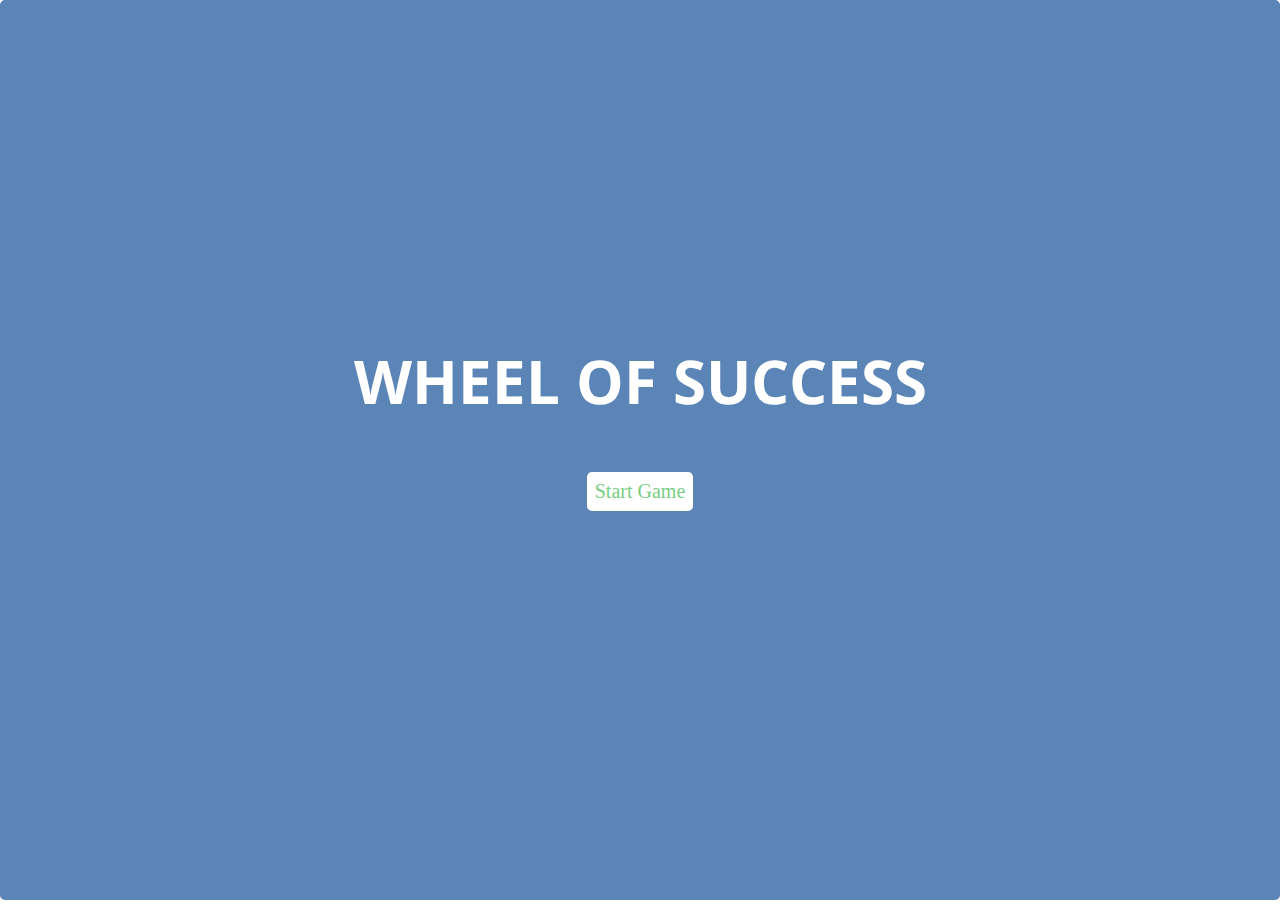
<file: Game Show/index.html>
<!DOCTYPE html>
<html lang="en">
  <head>
    <meta charset="utf-8">
    <title>Wheel of Success!</title>
    <meta name="viewport" content="width=device-width, initial-scale=1.0">
    <link href="css/styles.css" rel="stylesheet">
  </head>
  <body>
    <div class="main-container">
      <div id="overlay" class="start">
        <h2 class="title">Wheel of Success</h2>
        <a class="btn__reset">Start Game</a>
      </div>

      <div id="banner" class="section">
        <h2 class="header">Wheel of Success</h2>
      </div>

      <div id="phrase" class="section">
        <ul></ul>
      </div>
      <div id="qwerty" class="section">
        <div class="keyrow">
          <button>q</button><button>w</button><button>e</button><button>r</button><button>t</button><button>y</button><button>u</button><button>i</button><button>o</button><button>p</button>
        </div>
        <div class="keyrow">
          <button>a</button><button>s</button><button>d</button><button>f</button><button>g</button><button>h</button><button>j</button><button>k</button><button>l</button>
        </div>
        <div class="keyrow">
          <button>z</button><button>x</button><button>c</button><button>v</button><button>b</button><button>n</button><button>m</button>
        </div>
      </div>

      <div id="scoreboard" class="section">
        <ol>
          <li class="tries"><img src="images/liveHeart.png" height="35px" width="30px"></li>
          <li class="tries"><img src="images/liveHeart.png" height="35px" width="30px"></li>
          <li class="tries"><img src="images/liveHeart.png" height="35px" width="30px"></li>
          <li class="tries"><img src="images/liveHeart.png" height="35px" width="30px"></li>
          <li class="tries"><img src="images/liveHeart.png" height="35px" width="30px"></li>
        </ol>
      </div>
    </div>
    <script type="text/javascript" src="app.js"></script>
  </body>
</html>
</file>
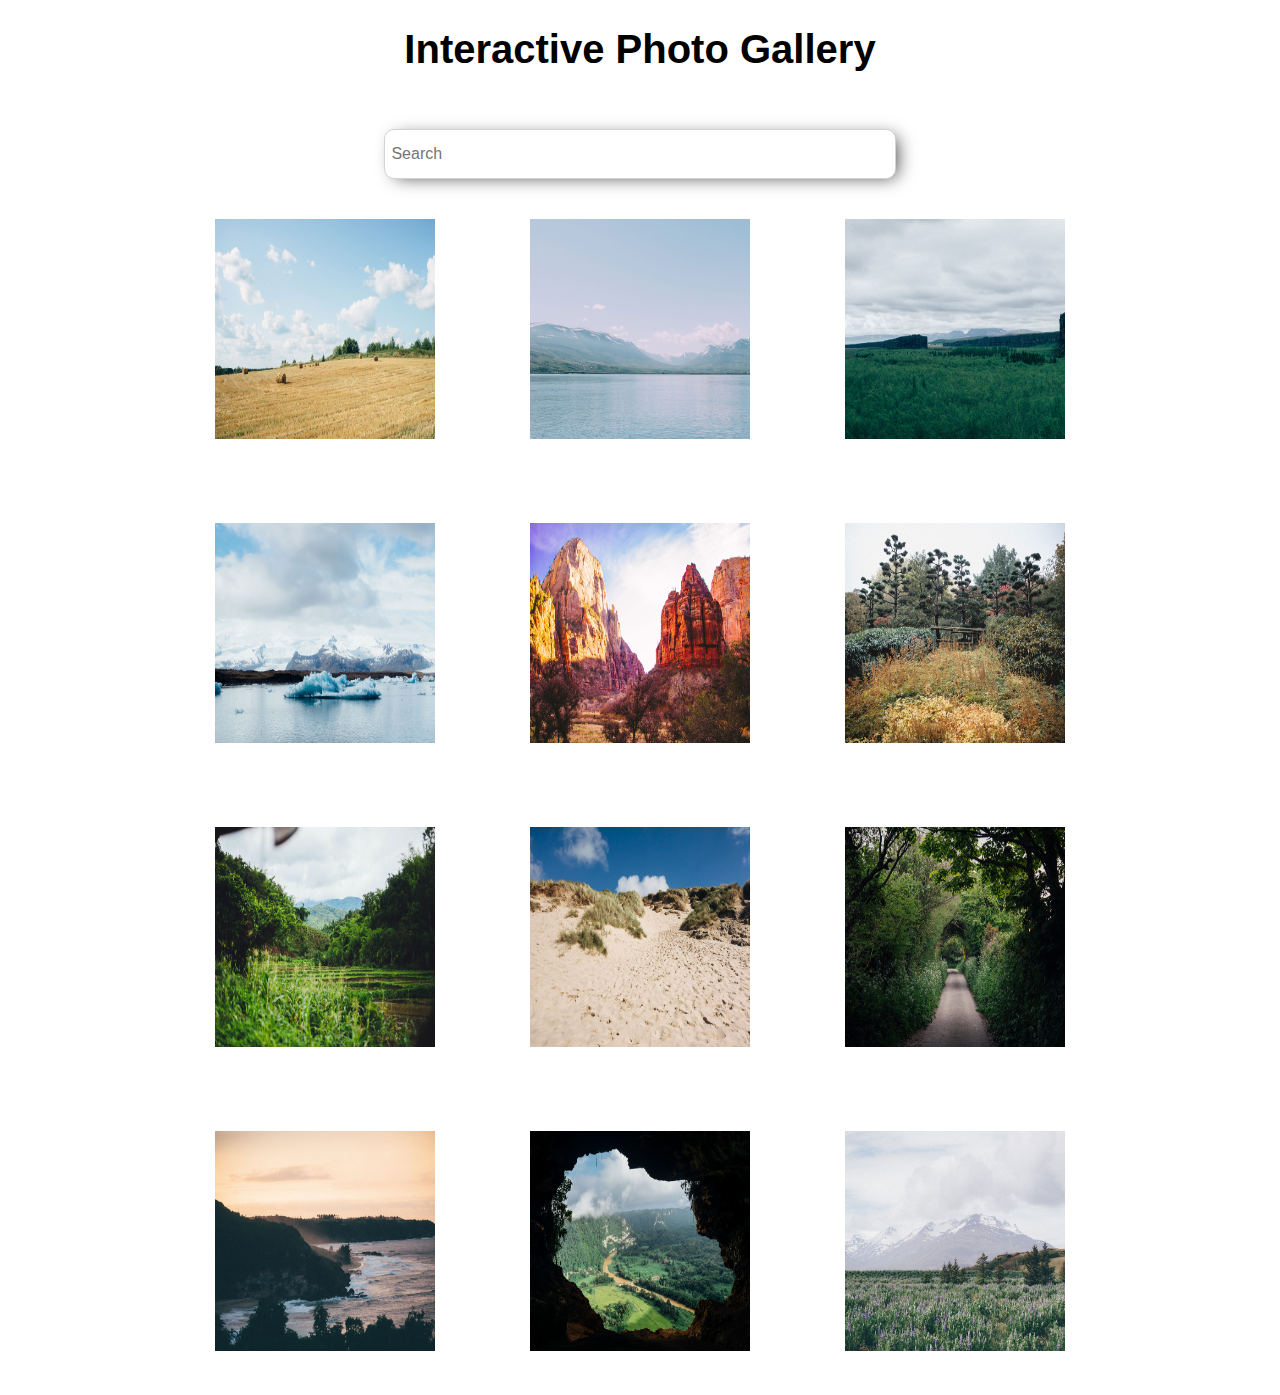
<file: Photo/index.html>
<!DOCTYPE html>
<html lang="en">
<head>
    <meta charset="UTF-8">
    <meta name="viewport" content="width=device-width, initial-scale=1.0">
    <meta http-equiv="X-UA-Compatible" content="ie=edge">
    <link href="https://fonts.googleapis.com/css?family=Cabin+Condensed:700&display=swap" rel="stylesheet">
    <link rel="stylesheet" href="css/normalize.min.css">
    <link rel="stylesheet" href="lightbox/lightbox.css">
    <link rel="stylesheet" href="css/style.css">
    <title>Interactive Photo Gallery</title>
</head>
<body>
    <div class="container">
        <h1>Interactive Photo Gallery</h1>
        <input type="text" name="search" id="search" placeholder=" Search">
        <div class="gallery">
            <div class="photo gallery-1">
                <a href="gallery/photos/01.jpg" data-lightbox="gallery" data-title="I love hay bales. Took this snap on a drive through the countryside past some straw fields." data-alt="Hay Bales"><img src="gallery/photos/01.jpg"></a>
            </div>
            <div class="photo gallery-2">
                <a href="gallery/photos/02.jpg" data-lightbox="gallery" data-title="The lake was so calm today. We had a great view of the snow on the mountains from here." data-alt="Lake"><img src="gallery/photos/02.jpg"></a>
            </div>
            <div class="photo gallery-3">
                <a href="gallery/photos/03.jpg" data-lightbox="gallery" data-title="I hiked to the top of the mountain and got this picture of the canyon and trees below." data-alt="Canyon"><img src="gallery/photos/03.jpg"></a>
            </div>
            <div class="photo gallery-4">
                <a href="gallery/photos/04.jpg" data-lightbox="gallery" data-title="It was amazing to see an iceberg up close, it was so cold but didn’t snow today." data-alt="Iceberg"><img src="gallery/photos/04.jpg"></a>
            </div>
            <div class="photo gallery-5">
                <a href="gallery/photos/05.jpg" data-lightbox="gallery" data-title="The red cliffs were beautiful. It was really hot in the desert but we did a lot of walking through the canyons." data-alt="Desert"><img src="gallery/photos/05.jpg"></a>
            </div>
            <div class="photo gallery-6">
                <a href="gallery/photos/06.jpg" data-lightbox="gallery" data-title="Fall is coming, I love when the leaves on the trees start to change color." data-alt="Fall"><img src="gallery/photos/06.jpg"></a>
            </div>
            <div class="photo gallery-7">
                <a href="gallery/photos/07.jpg" data-lightbox="gallery" data-title="I drove past this plantation yesterday, everything is so green!" data-alt="Plantation"><img src="gallery/photos/07.jpg"></a>
            </div>
            <div class="photo gallery-8">
                <a href="gallery/photos/08.jpg" data-lightbox="gallery" data-title="My summer vacation to the Oregon Coast. I love the sandy dunes!" data-alt="Dunes"><img src="gallery/photos/08.jpg"></a>
            </div>
            <div class="photo gallery-9">
                <a href="gallery/photos/09.jpg" data-lightbox="gallery" data-title="We enjoyed a quiet stroll down this countryside lane." data-alt="Countryside Lane"><img src="gallery/photos/09.jpg"></a>
            </div>
            <div class="photo gallery-10">
                <a href="gallery/photos/10.jpg" data-lightbox="gallery" data-title="Sunset at the coast! The sky turned a lovely shade of orange." data-alt="Sunset"><img src="gallery/photos/10.jpg"></a>
            </div>
            <div class="photo gallery-11">
                <a href="gallery/photos/11.jpg" data-lightbox="gallery" data-title="I did a tour of a cave today and the view of the landscape below was breathtaking." data-alt="Cave"><img src="gallery/photos/11.jpg"></a>
            </div>
            <div class="photo gallery-12">
                <a href="gallery/photos/12.jpg" data-lightbox="gallery" data-title="I walked through this meadow of bluebells and got a good view of the snow on the mountain before the fog came in." data-alt="Bluebells"><img src="gallery/photos/12.jpg"></a>
            </div>
        </div>
    </div>
    <script src="js/jquery-3.4.1.min.js"></script>
    <script src="lightbox/lightbox.min.js"></script>
    <script src="js/script.js"></script>
</body>
</html>
</file>
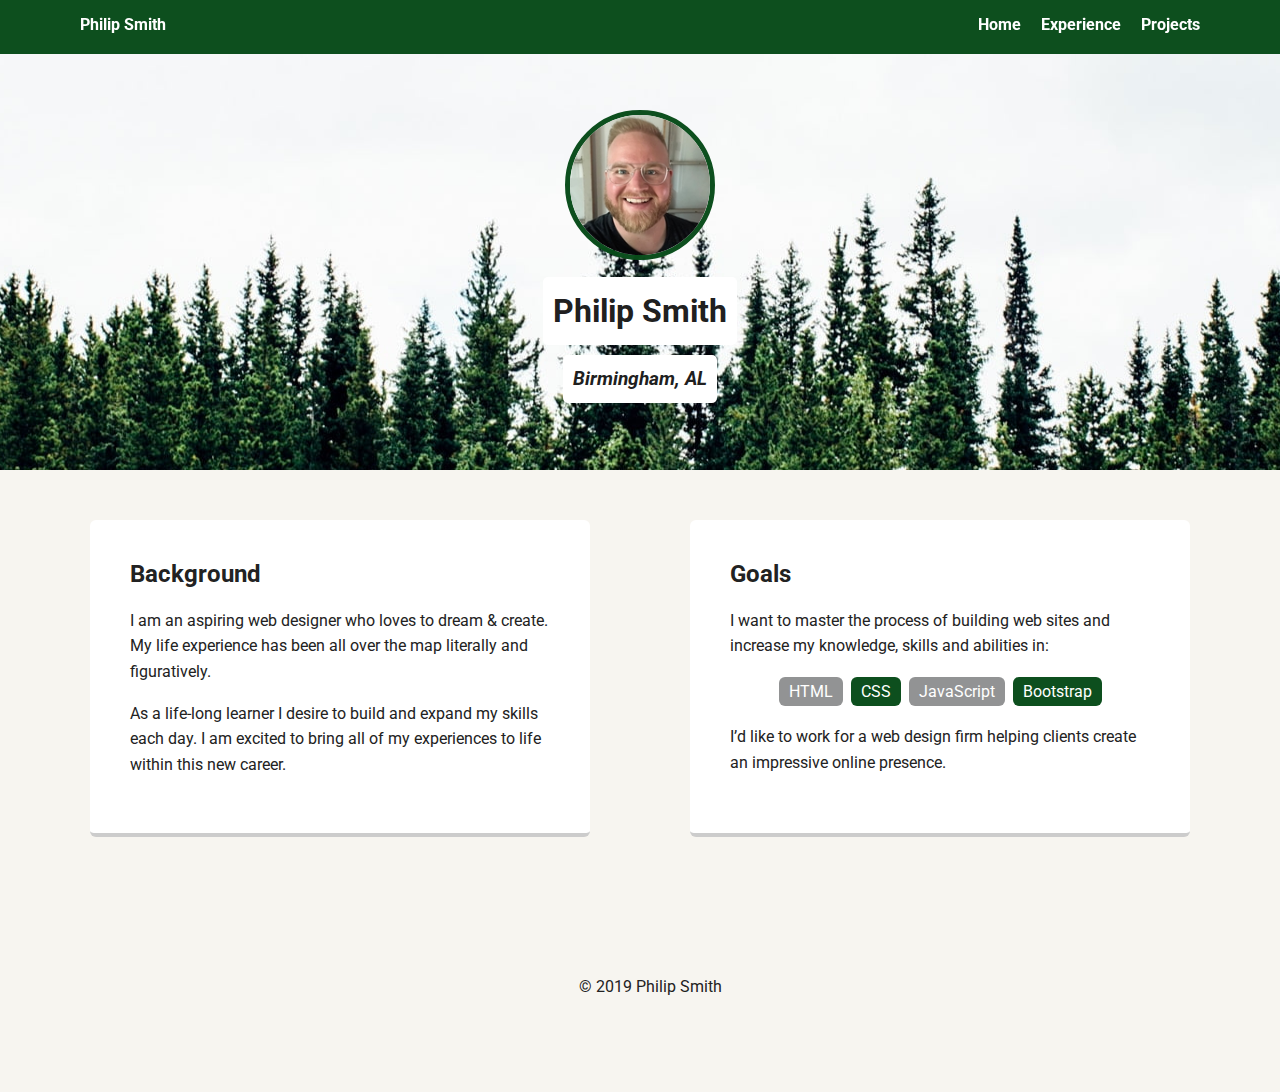
<file: Resume/index.html>
<!doctype html>
<html lang="en">
<head>
  <meta charset="utf-8">
  <title>Philip Smith's Profile</title>
  <meta name="viewport" content="width=device-width, initial-scale=1.0">
  <link rel="stylesheet" href="CSS/portfolio.css">
  <link href="https://fonts.googleapis.com/css?family=Muli%7CRoboto:400,300,500,700,900" rel="stylesheet">
  <link rel="stylesheet" href="https://use.fontawesome.com/releases/v5.9.0/css/all.css" integrity="sha384-i1LQnF23gykqWXg6jxC2ZbCbUMxyw5gLZY6UiUS98LYV5unm8GWmfkIS6jqJfb4E" crossorigin="anonymous">
</head>
<body> 

  <nav class="main-nav">
    <ul class="nav">
      <li class="name"><a href="index.html">Philip Smith</a></li>
      <li><a href="index.html">Home</a></li>
      <li><a href="experience.html">Experience</a></li>
      <li><a href="projects.html">Projects</a></li>
    </ul>
  </nav>

  
  <header>
    <img src="images/me.jpg" alt="Photo of Philip Smith" class="profile-image">
    <h1 class="tag name">Philip Smith</h1>
    <h3 class="tag location"><i class="fas fa-map-marker-alt"> Birmingham, AL</i></h3>
  </header>

  <main class="flex">
    <section class="card">
      <h2>Background</h2>
      <p>I am an aspiring web designer who loves to dream & create. My life experience has been all over the map literally and figuratively.</p>
      <p>As a life-long learner I desire to build and expand my skills each day. I am excited to bring all of my experiences to life within this new career.</p>
    </section>

    <section class="card">
      <h2>Goals</h2>
      <p>I want to master the process of building web sites and increase my knowledge, skills and abilities in:</p>
      <ul class="skills">
        <li>HTML</li>
        <li>CSS</li>
        <li>JavaScript</li>
        <li>Bootstrap</li>
      </ul>
      <p>I’d like to work for a web design firm helping clients create an impressive online presence.</p>
    </section>  
  </main>
  
  <footer>
    <ul>
      <li><a href="https://www.linkedin.com/in/philip-smith-1351705b/" class="social linkedin" target="_blank"><i class="fab fa-linkedin-in"></i></a></li>
      <li><a href="https://github.com/psmith73" class="social github" target="_blank"><i class="fab fa-github"></i></a></li>
    </ul>
    <p class="copyright">&copy; 2019 Philip Smith</p>
  </footer>
</body>
</html>
</file>
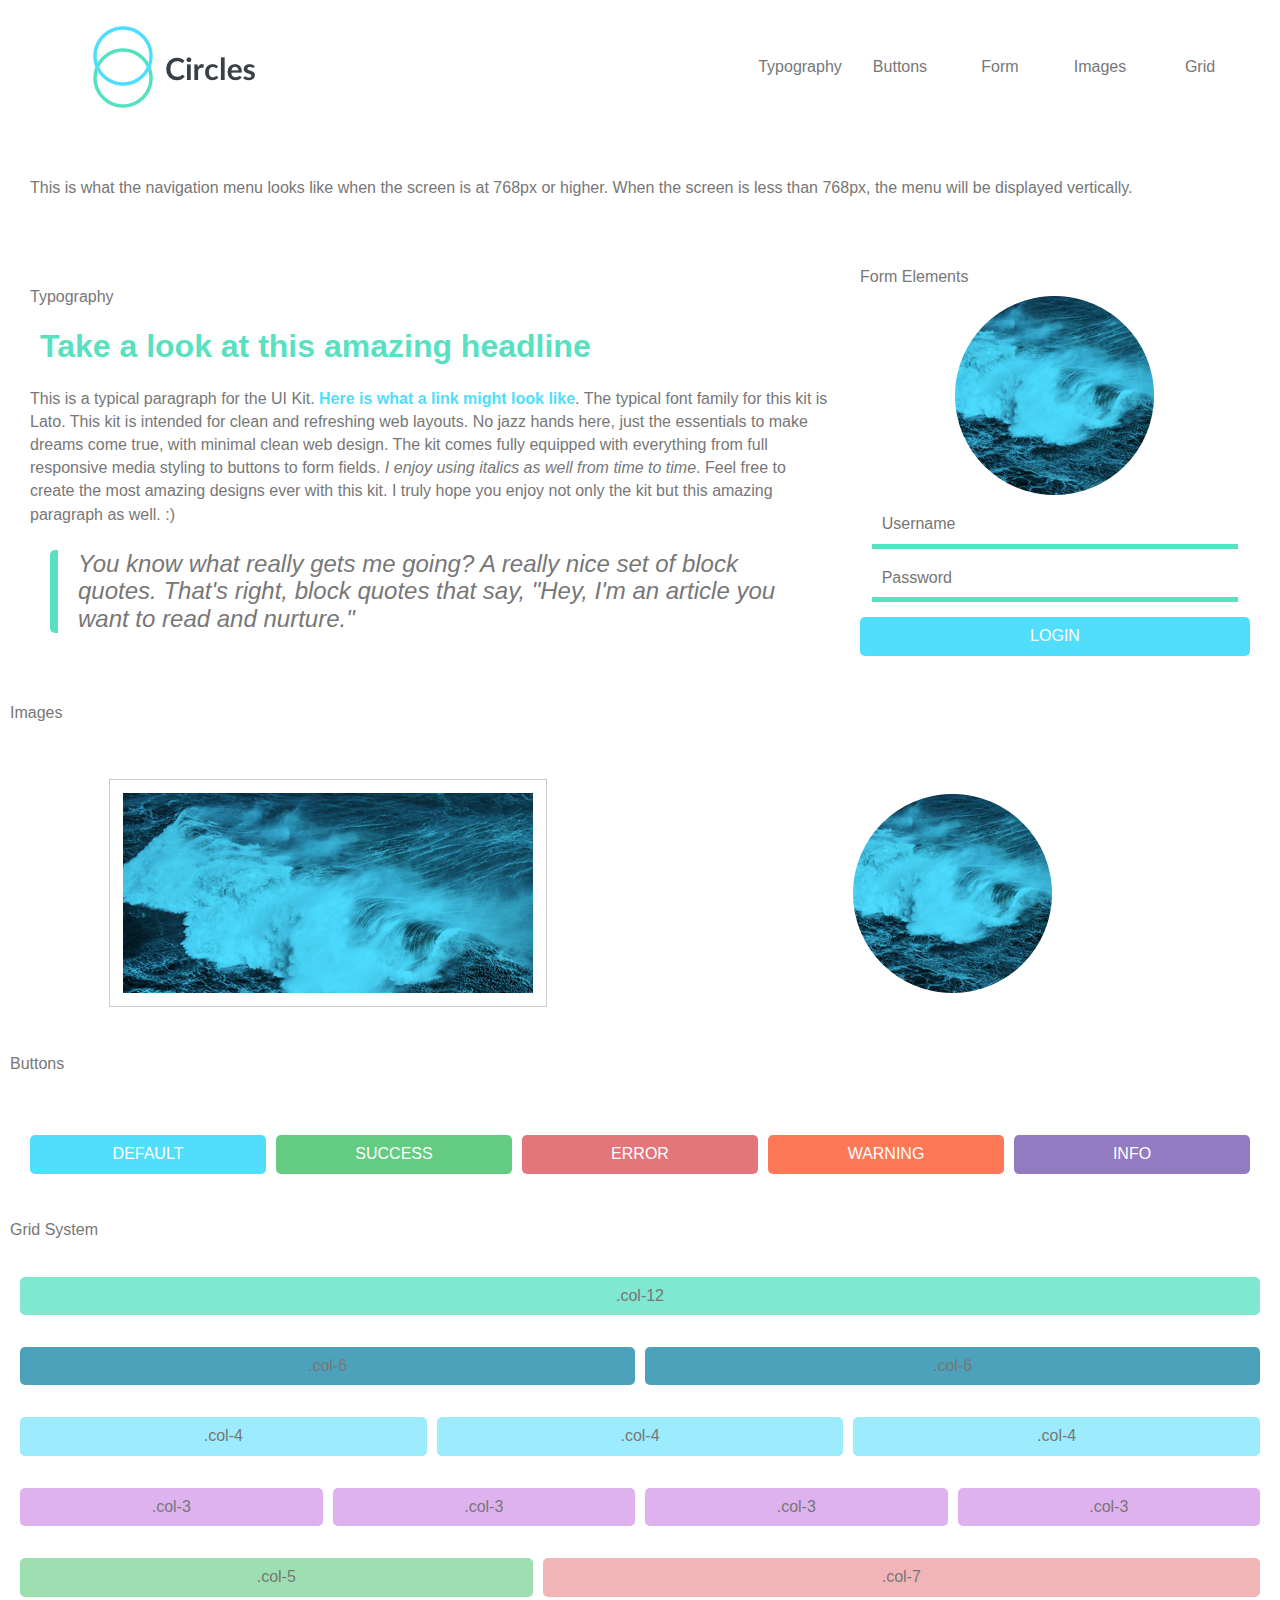
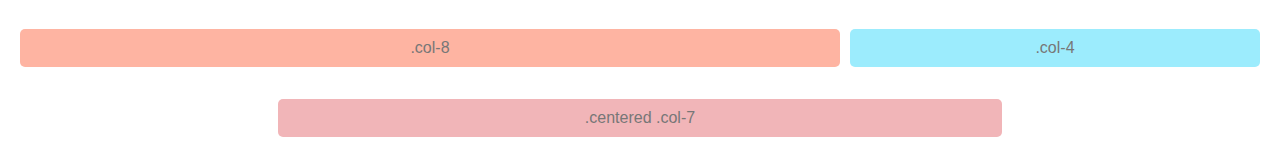
<file: SASS/index.html>
<!doctype html>
<html lang="en">

<head>
    <meta charset="utf-8">
    <title>Circles UI Kit</title>
    <meta name="viewport" content="width=device-width, initial-scale=1">
    <link rel="stylesheet" href="scss/style.scss">
    <link rel="stylesheet" href="css/style.css">
</head>

<body class="container">
    <header class="row">
        <div class="col-3">
            <a class="link" href="/">
                <img class="img-logo" alt="circles logo" src="images/logo.png">
            </a>
        </div>
        <div class="col-9">
            <nav class="nav">
                <a class="nav-link" href="#type">Typography</a>
                <a class="nav-link" href="#buttons">Buttons</a>
                <a class="nav-link" href="#forms">Form</a>
                <a class="nav-link" href="#images">Images</a>
                <a class="nav-link" href="#grid">Grid</a>
            </nav>
        </div>
    </header>

    <div class="row">
        <div class="col-12">
            <div class="card">
                <p>This is what the navigation menu looks like when the screen is at 768px or higher. When the screen is
                    less
                    than 768px,
                    the menu will be displayed vertically.</p>
            </div>
        </div>
    </div>

    <div class="row">
        <div class="col-8">
            <div class="card">
                <h4 id="type" class="headline-secondary">Typography</h4>
                <h1 class="headline-primary">Take a look at this amazing headline</h1>
                <p>This is a typical paragraph for the UI Kit. <a href="#" class="link">Here is what a link might look
                        like</a>.
                    The
                    typical font family for this kit is Lato. This kit is intended for clean and refreshing web layouts.
                    No jazz hands here, just the essentials to make dreams come true, with minimal clean web design. The
                    kit comes
                    fully equipped with everything from full responsive media styling to buttons to form fields. <em>I
                        enjoy using
                        italics as well from time to time</em>.
                    Feel free to create the most amazing designs ever with this kit. I truly hope you enjoy not only the
                    kit but
                    this
                    amazing paragraph as well. :)</p>
                <blockquote class="blockquote">You know what really gets me going? A really nice set of block quotes.
                    That's
                    right, block quotes that say, "Hey,
                    I'm an article you want to read and nurture."</blockquote>
            </div>
        </div>
        <div class="col-4">
            <form class="form">
                <legend id="forms" class="headline-secondary">Form Elements</legend>
                <img class="img-avatar" src="images/avatar.png" alt="Avatar">
                <label class="hidden" for="username">Username:</label>
                <input class="input" type="text" id="username" placeholder="Username">
                <label class="hidden" for="password">Password:</label>
                <input class="input" type="password" id="password" placeholder="Password">
                <button class="btn default" type="submit" value="Login">Login</button>
            </form>
        </div>
    </div>

    <h4 id="images" class="headline-secondary">Images</h4>

    <div class="row">
        <div class="col-6">
            <img class="img-frame" src="images/image.png" alt="sample image">
        </div>
        <div class="col-6">
            <img class="img-avatar" src="images/avatar.png" alt="Avatar">
        </div>
    </div>

    <h4 id="buttons" class="headline-secondary">Buttons</h4>

    <div class="row">
        <div class="col-12">
            <button class="btn default">default</button>
            <button class="btn success">success</button>
            <button class="btn error">error</button>
            <button class="btn warning">warning</button>
            <button class="btn info">info</button>
        </div>
    </div>

    <h4 id="grid" class="headline-secondary">Grid System</h4>

    <div class="row">
        <div class="col-12 theme">.col-12</div>
    </div>
    <div class="row">
        <div class="col-6 theme">.col-6</div>
        <div class="col-6 theme">.col-6</div>
    </div>
    <div class="row">
        <div class="col-4 theme">.col-4</div>
        <div class="col-4 theme">.col-4</div>
        <div class="col-4 theme">.col-4</div>
    </div>
    <div class="row">
        <div class="col-3 theme">.col-3</div>
        <div class="col-3 theme">.col-3</div>
        <div class="col-3 theme">.col-3</div>
        <div class="col-3 theme">.col-3</div>
    </div>
    <div class="row">
        <div class="col-5 theme">.col-5</div>
        <div class="col-7 theme">.col-7</div>
    </div>
    <div class="row">
        <div class="col-8 theme">.col-8</div>
        <div class="col-4 theme">.col-4</div>
    </div>
    <div class="row">
        <div class="col-7 theme centered">.centered .col-7</div>
    </div>

</body>

</html>
</file>
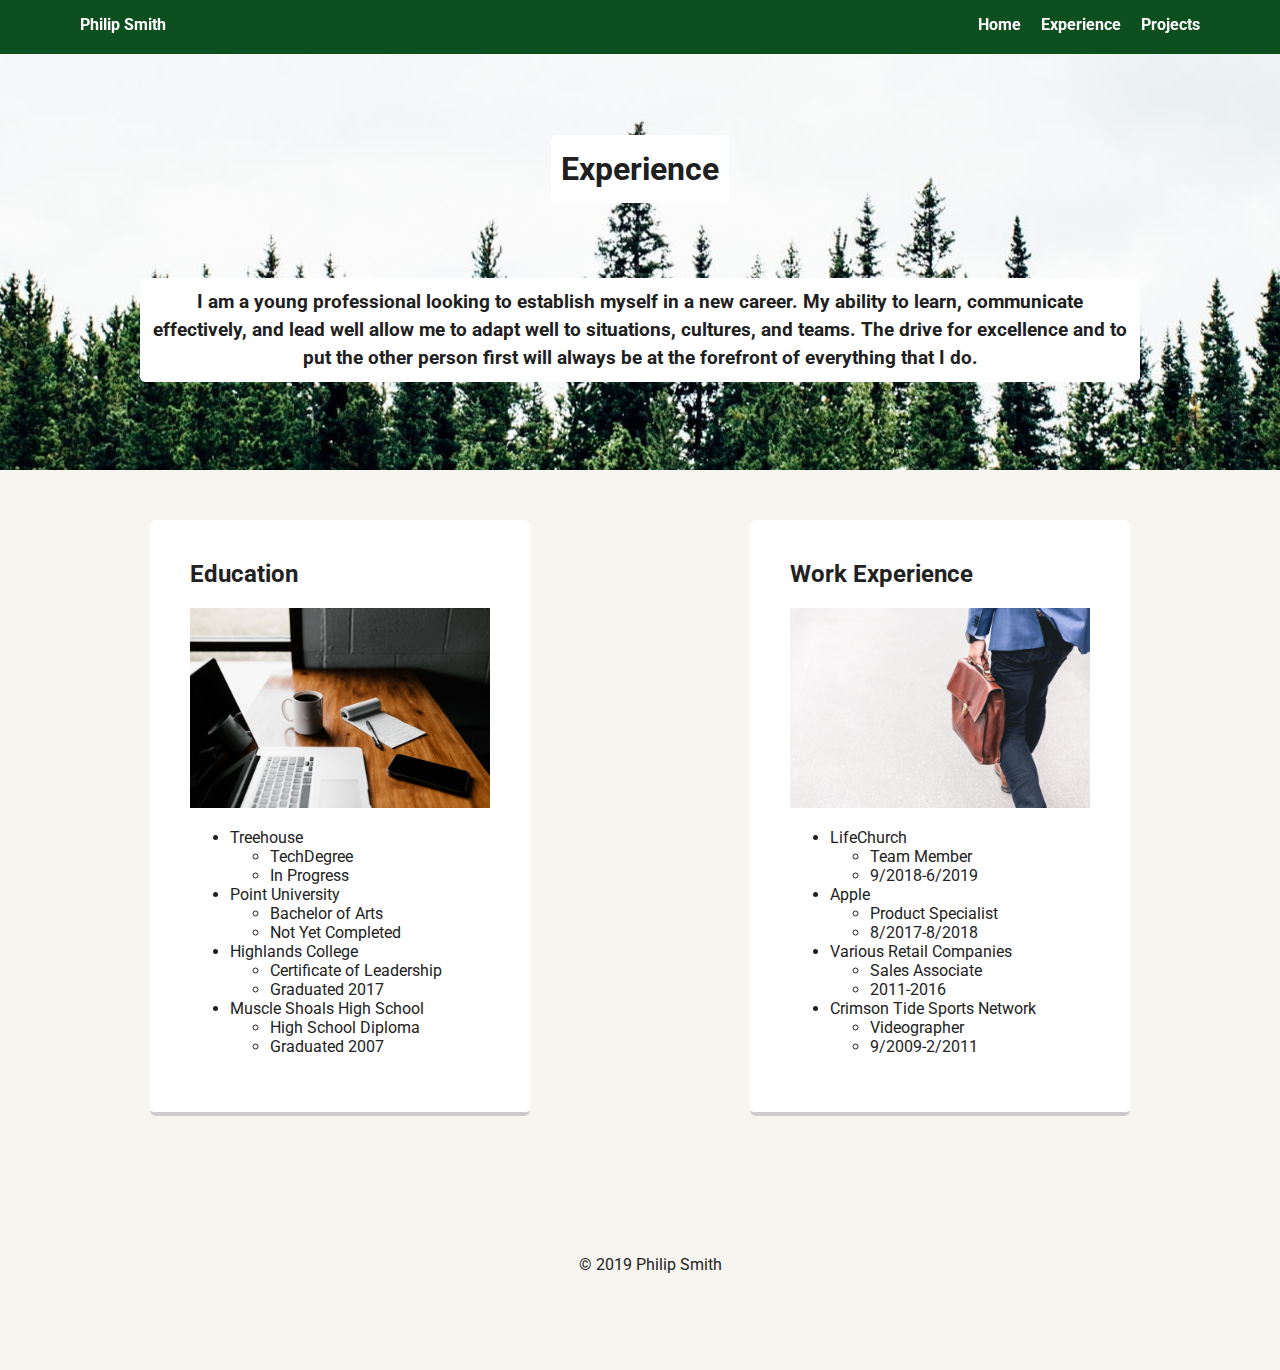
<file: Resume/experience.html>
<!doctype html>
<html lang="en">
<head>
  <meta charset="utf-8">
  <title>Philip Smith's Profile</title>
  <meta name="viewport" content="width=device-width, initial-scale=1.0">
  <link rel="stylesheet" href="CSS/portfolio.css">
  <link href="https://fonts.googleapis.com/css?family=Muli%7CRoboto:400,300,500,700,900" rel="stylesheet">
  <link rel="stylesheet" href="https://use.fontawesome.com/releases/v5.9.0/css/all.css" integrity="sha384-i1LQnF23gykqWXg6jxC2ZbCbUMxyw5gLZY6UiUS98LYV5unm8GWmfkIS6jqJfb4E" crossorigin="anonymous">
</head>
<body> 
  
  <nav class="main-nav">
    <ul class="nav">
      <li class="name"><a href="index.html">Philip Smith</a></li>
      <li><a href="index.html">Home</a></li>
      <li><a href="experience.html">Experience</a></li>
      <li><a href="projects.html">Projects</a></li>
    </ul>
  </nav>
  
  
  <header>
    <h1 class="secondary-tag">Experience</h1>
    <h3 class="secondary-tag">I am a young professional looking to establish myself in a new career. My ability to learn, communicate effectively, and lead well allow me to adapt well to situations, cultures, and teams. The drive for excellence and to put the other person first will always be at the forefront of everything that I do.</h3>
  </header>

  <main class="flex">
    <section class="card">
      <h2>Education</h2>
      <img class="img" src="images/andrew-neel-cckf4TsHAuw-unsplash.jpg" alt="Photo of a laptop, coffee mug, and notebook">
      <ul>
        <li>Treehouse
          <ul>
            <li>TechDegree</li>
            <li>In Progress</li>
          </ul>
        </li>  
        <li>Point University
          <ul>
            <li>Bachelor of Arts</li>
            <li>Not Yet Completed</li>
          </ul>
        </li>  
        <li>Highlands College
          <ul>
            <li>Certificate of Leadership</li>
            <li>Graduated 2017</li>
          </ul>
        </li>  
        <li>Muscle Shoals High School
          <ul>
            <li>High School Diploma</li>
            <li>Graduated 2007</li>
          </ul>
        </li>  
      </ul>     
    </section>
    
    <section class="card">
      <h2>Work Experience</h2>
      <img class="img" src="images/marten-bjork-6dW3xyQvcYE-unsplash.jpg" alt="Photo of a man carrying a briefcase">
      <ul>
        <li>LifeChurch
          <ul>
            <li>Team Member</li>
            <li>9/2018-6/2019</li>
          </ul>
        </li>  
        <li>Apple
          <ul>
            <li>Product Specialist</li>
            <li>8/2017-8/2018</li>
          </ul>
        </li>  
        <li>Various Retail Companies
          <ul>
            <li>Sales Associate</li>
            <li>2011-2016</li>
          </ul>
        </li>  
        <li>Crimson Tide Sports Network
          <ul>
            <li>Videographer</li>
            <li>9/2009-2/2011</li>
          </ul>
        </li>  
      </ul>
    </section>     
  </main>

  <footer>
    <ul>
      <li><a href="https://www.linkedin.com/in/philip-smith-1351705b/" class="social linkedin" target="_blank"><i class="fab fa-linkedin-in"></i></a></li>
      <li><a href="https://github.com/psmith73" class="social github" target="_blank"><i class="fab fa-github"></i></a></li>
    </ul>
    <p class="copyright">&copy; 2019 Philip Smith</p>
  </footer>
</body>
</html>
</file>
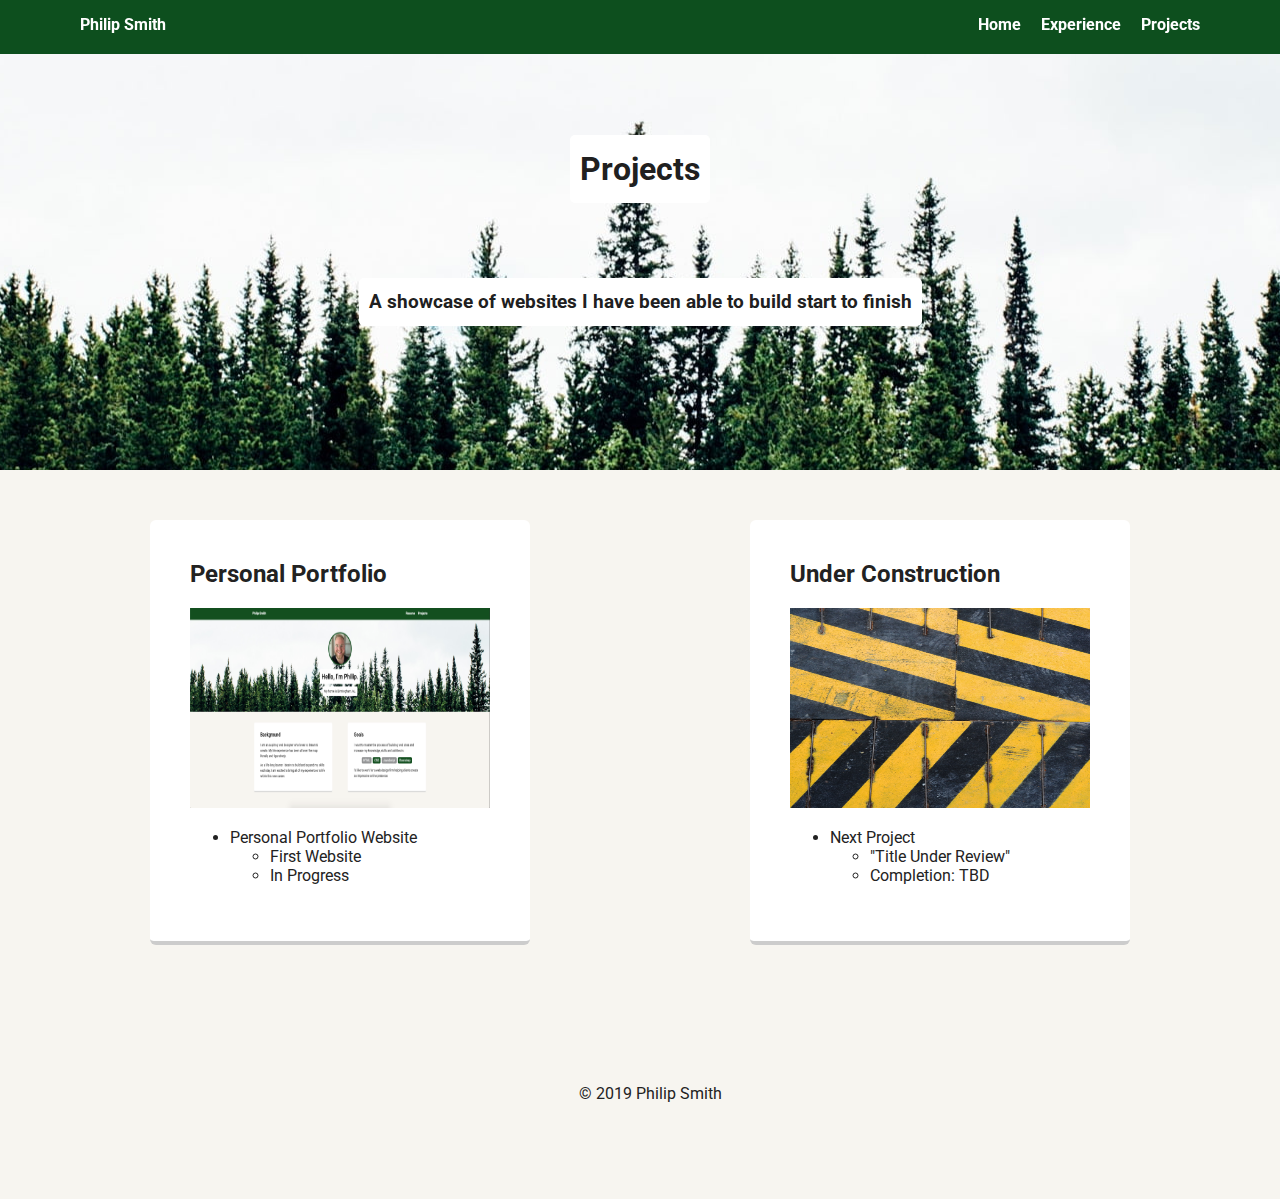
<file: Resume/projects.html>
<!doctype html>
<html lang="en">
<head>
  <meta charset="utf-8">
  <title>Philip Smith's Profile</title>
  <meta name="viewport" content="width=device-width, initial-scale=1.0">
  <link rel="stylesheet" href="CSS/portfolio.css">
  <link href="https://fonts.googleapis.com/css?family=Muli%7CRoboto:400,300,500,700,900" rel="stylesheet">
  <link rel="stylesheet" href="https://use.fontawesome.com/releases/v5.9.0/css/all.css" integrity="sha384-i1LQnF23gykqWXg6jxC2ZbCbUMxyw5gLZY6UiUS98LYV5unm8GWmfkIS6jqJfb4E" crossorigin="anonymous">
</head>
<body> 

  <nav class="main-nav">
    <ul class="nav">
      <li class="name"><a href="index.html">Philip Smith</a></li>
      <li><a href="index.html">Home</a></li>
      <li><a href="experience.html">Experience</a></li>
      <li><a href="projects.html">Projects</a></li>
    </ul>
  </nav>
 

  <header>
    <h1 class="secondary-tag">Projects</h1>
    <h3 class="secondary-tag">A showcase of websites I have been able to build start to finish</h3>
  </header>

  <main class="flex">
    <section class="card">     
      <h2>Personal Portfolio</h2>
      <img class="img" src="images/PortfolioPreview.png" alt="Preview of Personal Portfolio">
      <ul>
        <li>Personal Portfolio Website
          <ul>
            <li>First Website</li>
            <li>In Progress</li>
          </ul>
        </li>  
        </ul>  
    </section>
    
    <section class="card"> 
      <h2>Under Construction</h2>
      <img class="img" src="images/pop-zebra-4q3Ogm3Kt44-unsplash.jpg" alt="Under Construction">
      <ul>
        <li>Next Project
          <ul>
            <li>"Title Under Review"</li>
            <li>Completion: TBD</li>
          </ul>
        </li>  
      </ul>
    </section>    
  </main>

  <footer>
    <ul>
      <li><a href="https://www.linkedin.com/in/philip-smith-1351705b/" class="social linkedin" target="_blank"><i class="fab fa-linkedin-in"></i></a></li>
      <li><a href="https://github.com/psmith73" class="social github" target="_blank"><i class="fab fa-github"></i></a></li>
    </ul>
    <p class="copyright">&copy; 2019 Philip Smith</p>
  </footer>
</body>
</html>
</file>
<file: Game Show/css/styles.css>
/* Main styles */
@import url('https://fonts.googleapis.com/css?family=Open+Sans:400,700&Roboto:300');

/* Variables */

:root {
  --color-win: #78CF82;
  --color-lose: #D94545;
  --color-start: #5b85b7;
  --color-neutral: #445069;
  --color-neutral-light: #D2D2D2;
  --color-keys: #37474F;
  --color-keys-light: #E5E5E5;
  --font-size-large: 60px;
  --font-size-medium: 20px;
  --transition: all .2s ease-in-out;
}

/* main */

* {
  box-sizing: border-box;
}

body {
  justify-content: space-evenly;
  flex-direction: column;
  display: flex;
  height: 100vh;
}

li, ol, ul {
  padding: 0;
  display: inline-block;
}

h2 {
  margin: 0;
  text-transform: uppercase;
  font-family: 'Open Sans', sans-serif;
  font-size: var(--font-size-large);
  margin: 0;
}

button {
  margin: 6px;
  border: 1px solid transparent;
  padding: .5rem 1rem;
  color: var(--color-keys);
  font-size: var(--font-size-medium);
  background-color: var(--color-keys-light);
  border-radius: 5px;
  -webkit-transition: var(--transition);
  -o-transition: var(--transition);
  transition: var(--transition);
}

.main-container {
  display: flex;
  flex-direction: column;
  justify-content: space-around;
  height: 100%;
  max-height: 900px;
  text-align: center;
}

.section {
  width: 100%;
  padding: 10px;
}

/* Title */

.header {
  color: var(--color-start);
}

/* Phrase */

.letter {
  font-size: var(--font-size-medium);
  height: 65px;
  width: 65px;
  padding: 20px 1px 0 1px;
  margin-right: 2px;
  color: transparent;
  background: var(--color-neutral-light);
  border-radius: 5px;
}

.space {
  width: 15px;
}

.show {
  color: #000;
  background-color: #76CE82;
  transition: ease-in-out 1s;
}

/* Keyboard */

.keyrow {
  display: flex;
  justify-content: center;
}

.chosen {
  background: var(--color-neutral);
  border-radius: 5px;
  font-size: var(--font-size-medium);
  color: #FFFFFF;
}

.btn__reset {
  padding: 8px;
  margin: 50px auto;
  background: #FFFFFF;
  border-radius: 5px;
  font-size: var(--font-size-medium);
}

/* Overlay */

#overlay {
  display: flex;
  flex-direction: column;
  position: fixed;
  color: #FFFFFF;
  justify-content: center;
  top: 0;
  bottom: 0;
  left: 0;
  right: 0;
  border-radius: 5px;
}

.title {
  color: #FFF;
}

.start {
  background-color: var(--color-start);
}

.start a {
  color: var(--color-win);
}

.win {
  background-color: var(--color-win);
}

.win a {
  color: var(--color-win);
}

.lose {
  background-color: var(--color-lose);
}

.lose a {
  color: var(--color-lose);
}
</file>
<file: Photo/css/style.css>
* {
    box-sizing: border-box;
}

h1 {
    font-size: 2.5em;
    
}

.container {
    text-align: center;
}

#search {
    margin-top: 30px;
    height: 50px;
    width: 40%;
    border: 1px solid lightgrey;
    font-size: 16px;
    border-radius: 10px;
    padding: 30px auto;
    box-shadow: 6px 3px 18px -5px rgba(0,0,0,0.75);
}

.gallery {
    width: 75%;
    display: flex;
    flex-direction: row;
    flex-wrap: wrap;
    justify-content: space-evenly;
    margin: 0 auto;
}

.gallery img {
    height: 300px;
    width: 300px;
    margin: 0 auto;
    padding: 40px;
    align-items: center;

}

.lb-image, .lb-dataContainer {
    max-width: 100%;
    height: auto !important;
    width: 100%;
}
   
   .lb-outerContainer {
    max-width: 100%;
    height: auto !important;
}


@media (max-width: 800px) {
    .gallery {
        width: 90%;
    }

    .gallery img {
        height: 500px;
        width: 500px;
    }

    .lb-data .lb-close {
        position: fixed;
        left: 10px;
        top: 20px;
    }

    .lb-nav a.lb-next {
        position: fixed;
        right: 35px;
        top: 0;
    }

    .lb-nav a.lb-prev {
        position: fixed;
        left: 35px;
        top: 0;
    }
}
</file>
<file: Resume/CSS/portfolio.css>
* { 
    box-sizing: border-box;
  }
    
  body {
    margin: 0;
    padding: 0;
    text-align: center;
    font-family: 'Roboto', sans-serif;
    color: #222;
    background: #f7f5f0;
  }
  /* Link Styles */
  
  a {
    text-decoration: none;
    color: rgb(255, 255, 255);
  }
  a:hover {
    color: #6633ff;
  }
  
  /* Section Styles */
  
  .main-nav {
    width: 100%;
    background: rgba(8, 75, 25, 0.979);
    min-height: 30px;
    padding: 10px;
    position: fixed;
    text-align: center;
  }
  .nav {
    display: flex;
    justify-content: space-around;
    font-weight: 700;
    list-style-type: none;
    margin: 0 auto;
    padding: 0;
  }
  
  .nav .name {
      display: block;
      margin-right: auto;
      color: white;
  }
  .nav li {
    padding: 5px 10px 10px 10px;
  }
  .nav a {
    transition: all .5s;
  }
  .nav a:hover {
    color: #929394
  }
  
  header {
    text-align: center;
    background: url('../images/forest.jpg');
    /* background-size: full; */
    background-position: center 59%; /* Declared position allows for location changes */
    overflow: hidden;
    padding-top: 60px;
  }
  header {
    line-height: 1.5;
  }
  header .profile-image {
    margin-top: 50px;
    width: 150px;
    height: 150px;
    border-radius: 70%;
    border: 5px solid rgba(8, 75, 25, 0.979);
    transition: all .5s;
  }
  header .profile-image:hover {
    transform: scale(1.2) rotate(-10deg);
  }
  .tag {
    background-color: #ffffff;
    color:  rgb(32, 32, 32);
    padding: 10px;
    border-radius: 5px;
    display: table;
    margin: 10px auto;
  } 
  .secondary-tag {
    background-color: #ffffff;
    color:  rgb(32, 32, 32);
    padding: 10px;
    border-radius: 5px;
    display: table;
    margin: 75px auto;
    max-width: 1000px;
    transition: all .5s;
  }
  .location {
    background-color: #ffffff;
    color: rgb(32, 32, 32);
  }
  .card {
    margin: 30px;
    padding: 20px 40px 40px;
    max-width: 500px;
    text-align: left;
    background: #fff;
    border-bottom: 4px solid #ccc;
    border-radius: 6px;
    transition: all .5s;
  }
  .img{
    width: 300px;
    height: 200px;
  }
  .card:hover {
    border-color: rgba(8, 75, 25, 0.979);
  }
  
  ul.skills {
    padding: 0;
    text-align: center;
  }
  
  .skills li {
    border-radius: 6px;
    display: inline-block;
    background: rgba(8, 75, 25, 0.979);
    color: white;
    padding: 5px 10px;
    margin: 2px;
  }
  
  .skills li:nth-child(odd) {
    background: #929394;
  }
  
  footer {
    width: 100%;
    min-height: 30px;
    padding: 20px 0 40px 20px;
  }
  
  footer .copyright {
    top: -8px;
    font-size: .75em;
  }
  
  footer ul {
    list-style-type: none;
    margin: 0;
    padding: 0;
  }
  
  footer ul li {
    display: inline-block;
  }
  
  .social { 
    display: inline-block;
    margin-left: 5px;
    width: 30px;
    height: 30px;
    background-size: 30px 30px;
    opacity: .4;
    transition: all .5s;
    color: rgba(8, 75, 25, 0.979)
  } 
  
  a.social:hover {
    opacity: 1;
    color:#929394
  }
  .clearfix {
    clear: both;
  }
  
  /* Styles for larger screens */
  @media screen and (min-width: 720px) {
    
    .flex {
        display: -ms-flexbox;      /* TWEENER - IE 10 */
        display: flex; 
        max-width: 1200px;
        -ms-flex-pack: distribute;
        justify-content: space-around;
        margin: 0 auto;
    }
  
    header {
      min-height: 470px;
    }
  
    .nav {
      max-width: 1200px;
      padding: 0 30px;
    }
  
  
    main {
      padding-top: 20px;
    }
  
    main p {
      line-height: 1.6em;
    }
  
    footer {
      font-size: 1.3em;
      max-width: 1200px;
      margin: 40px auto;
    }
  
  }
</file>
<file: SASS/css/style.css>
/*! normalize.css v8.0.1 | MIT License | github.com/necolas/normalize.css */
/* Document
   ========================================================================== */
/**
 * 1. Correct the line height in all browsers.
 * 2. Prevent adjustments of font size after orientation changes in iOS.
 */
/* line 11, ../../../../../Users/phil/Desktop/Treehouse/Web-Style-Guide-Project/scss/base/_reset.scss */
html {
  line-height: 1.15;
  /* 1 */
  -webkit-text-size-adjust: 100%;
  /* 2 */
}

/* Sections
   ========================================================================== */
/**
 * Remove the margin in all browsers.
 */
/* line 23, ../../../../../Users/phil/Desktop/Treehouse/Web-Style-Guide-Project/scss/base/_reset.scss */
body {
  margin: 0;
}

/**
 * Render the `main` element consistently in IE.
 */
/* line 31, ../../../../../Users/phil/Desktop/Treehouse/Web-Style-Guide-Project/scss/base/_reset.scss */
main {
  display: block;
}

/**
 * Correct the font size and margin on `h1` elements within `section` and
 * `article` contexts in Chrome, Firefox, and Safari.
 */
/* line 40, ../../../../../Users/phil/Desktop/Treehouse/Web-Style-Guide-Project/scss/base/_reset.scss */
h1 {
  font-size: 2em;
  margin: 0.67em 0;
}

/* Grouping content
   ========================================================================== */
/**
 * 1. Add the correct box sizing in Firefox.
 * 2. Show the overflow in Edge and IE.
 */
/* line 53, ../../../../../Users/phil/Desktop/Treehouse/Web-Style-Guide-Project/scss/base/_reset.scss */
hr {
  box-sizing: content-box;
  /* 1 */
  height: 0;
  /* 1 */
  overflow: visible;
  /* 2 */
}

/**
 * 1. Correct the inheritance and scaling of font size in all browsers.
 * 2. Correct the odd `em` font sizing in all browsers.
 */
/* line 64, ../../../../../Users/phil/Desktop/Treehouse/Web-Style-Guide-Project/scss/base/_reset.scss */
pre {
  font-family: monospace, monospace;
  /* 1 */
  font-size: 1em;
  /* 2 */
}

/* Text-level semantics
   ========================================================================== */
/**
 * Remove the gray background on active links in IE 10.
 */
/* line 76, ../../../../../Users/phil/Desktop/Treehouse/Web-Style-Guide-Project/scss/base/_reset.scss */
a {
  background-color: transparent;
}

/**
 * 1. Remove the bottom border in Chrome 57-
 * 2. Add the correct text decoration in Chrome, Edge, IE, Opera, and Safari.
 */
/* line 85, ../../../../../Users/phil/Desktop/Treehouse/Web-Style-Guide-Project/scss/base/_reset.scss */
abbr[title] {
  border-bottom: none;
  /* 1 */
  text-decoration: underline;
  /* 2 */
  text-decoration: underline dotted;
  /* 2 */
}

/**
 * Add the correct font weight in Chrome, Edge, and Safari.
 */
/* line 95, ../../../../../Users/phil/Desktop/Treehouse/Web-Style-Guide-Project/scss/base/_reset.scss */
b,
strong {
  font-weight: bolder;
}

/**
 * 1. Correct the inheritance and scaling of font size in all browsers.
 * 2. Correct the odd `em` font sizing in all browsers.
 */
/* line 105, ../../../../../Users/phil/Desktop/Treehouse/Web-Style-Guide-Project/scss/base/_reset.scss */
code,
kbd,
samp {
  font-family: monospace, monospace;
  /* 1 */
  font-size: 1em;
  /* 2 */
}

/**
 * Add the correct font size in all browsers.
 */
/* line 116, ../../../../../Users/phil/Desktop/Treehouse/Web-Style-Guide-Project/scss/base/_reset.scss */
small {
  font-size: 80%;
}

/**
 * Prevent `sub` and `sup` elements from affecting the line height in
 * all browsers.
 */
/* line 125, ../../../../../Users/phil/Desktop/Treehouse/Web-Style-Guide-Project/scss/base/_reset.scss */
sub,
sup {
  font-size: 75%;
  line-height: 0;
  position: relative;
  vertical-align: baseline;
}

/* line 133, ../../../../../Users/phil/Desktop/Treehouse/Web-Style-Guide-Project/scss/base/_reset.scss */
sub {
  bottom: -0.25em;
}

/* line 137, ../../../../../Users/phil/Desktop/Treehouse/Web-Style-Guide-Project/scss/base/_reset.scss */
sup {
  top: -0.5em;
}

/* Embedded content
   ========================================================================== */
/**
 * Remove the border on images inside links in IE 10.
 */
/* line 148, ../../../../../Users/phil/Desktop/Treehouse/Web-Style-Guide-Project/scss/base/_reset.scss */
img {
  border-style: none;
}

/* Forms
   ========================================================================== */
/**
 * 1. Change the font styles in all browsers.
 * 2. Remove the margin in Firefox and Safari.
 */
/* line 160, ../../../../../Users/phil/Desktop/Treehouse/Web-Style-Guide-Project/scss/base/_reset.scss */
button,
input,
optgroup,
select,
textarea {
  font-family: inherit;
  /* 1 */
  font-size: 100%;
  /* 1 */
  line-height: 1.15;
  /* 1 */
  margin: 0;
  /* 2 */
}

/**
 * Show the overflow in IE.
 * 1. Show the overflow in Edge.
 */
/* line 176, ../../../../../Users/phil/Desktop/Treehouse/Web-Style-Guide-Project/scss/base/_reset.scss */
button,
input {
  /* 1 */
  overflow: visible;
}

/**
 * Remove the inheritance of text transform in Edge, Firefox, and IE.
 * 1. Remove the inheritance of text transform in Firefox.
 */
/* line 186, ../../../../../Users/phil/Desktop/Treehouse/Web-Style-Guide-Project/scss/base/_reset.scss */
button,
select {
  /* 1 */
  text-transform: none;
}

/**
 * Correct the inability to style clickable types in iOS and Safari.
 */
/* line 195, ../../../../../Users/phil/Desktop/Treehouse/Web-Style-Guide-Project/scss/base/_reset.scss */
button,
[type="button"],
[type="reset"],
[type="submit"] {
  -webkit-appearance: button;
}

/**
 * Remove the inner border and padding in Firefox.
 */
/* line 206, ../../../../../Users/phil/Desktop/Treehouse/Web-Style-Guide-Project/scss/base/_reset.scss */
button::-moz-focus-inner,
[type="button"]::-moz-focus-inner,
[type="reset"]::-moz-focus-inner,
[type="submit"]::-moz-focus-inner {
  border-style: none;
  padding: 0;
}

/**
 * Restore the focus styles unset by the previous rule.
 */
/* line 218, ../../../../../Users/phil/Desktop/Treehouse/Web-Style-Guide-Project/scss/base/_reset.scss */
button:-moz-focusring,
[type="button"]:-moz-focusring,
[type="reset"]:-moz-focusring,
[type="submit"]:-moz-focusring {
  outline: 1px dotted ButtonText;
}

/**
 * Correct the padding in Firefox.
 */
/* line 229, ../../../../../Users/phil/Desktop/Treehouse/Web-Style-Guide-Project/scss/base/_reset.scss */
fieldset {
  padding: 0.35em 0.75em 0.625em;
}

/**
 * 1. Correct the text wrapping in Edge and IE.
 * 2. Correct the color inheritance from `fieldset` elements in IE.
 * 3. Remove the padding so developers are not caught out when they zero out
 *    `fieldset` elements in all browsers.
 */
/* line 240, ../../../../../Users/phil/Desktop/Treehouse/Web-Style-Guide-Project/scss/base/_reset.scss */
legend {
  box-sizing: border-box;
  /* 1 */
  color: inherit;
  /* 2 */
  display: table;
  /* 1 */
  max-width: 100%;
  /* 1 */
  padding: 0;
  /* 3 */
  white-space: normal;
  /* 1 */
}

/**
 * Add the correct vertical alignment in Chrome, Firefox, and Opera.
 */
/* line 253, ../../../../../Users/phil/Desktop/Treehouse/Web-Style-Guide-Project/scss/base/_reset.scss */
progress {
  vertical-align: baseline;
}

/**
 * Remove the default vertical scrollbar in IE 10+.
 */
/* line 261, ../../../../../Users/phil/Desktop/Treehouse/Web-Style-Guide-Project/scss/base/_reset.scss */
textarea {
  overflow: auto;
}

/**
 * 1. Add the correct box sizing in IE 10.
 * 2. Remove the padding in IE 10.
 */
/* line 270, ../../../../../Users/phil/Desktop/Treehouse/Web-Style-Guide-Project/scss/base/_reset.scss */
[type="checkbox"],
[type="radio"] {
  box-sizing: border-box;
  /* 1 */
  padding: 0;
  /* 2 */
}

/**
 * Correct the cursor style of increment and decrement buttons in Chrome.
 */
/* line 280, ../../../../../Users/phil/Desktop/Treehouse/Web-Style-Guide-Project/scss/base/_reset.scss */
[type="number"]::-webkit-inner-spin-button,
[type="number"]::-webkit-outer-spin-button {
  height: auto;
}

/**
 * 1. Correct the odd appearance in Chrome and Safari.
 * 2. Correct the outline style in Safari.
 */
/* line 290, ../../../../../Users/phil/Desktop/Treehouse/Web-Style-Guide-Project/scss/base/_reset.scss */
[type="search"] {
  -webkit-appearance: textfield;
  /* 1 */
  outline-offset: -2px;
  /* 2 */
}

/**
 * Remove the inner padding in Chrome and Safari on macOS.
 */
/* line 299, ../../../../../Users/phil/Desktop/Treehouse/Web-Style-Guide-Project/scss/base/_reset.scss */
[type="search"]::-webkit-search-decoration {
  -webkit-appearance: none;
}

/**
 * 1. Correct the inability to style clickable types in iOS and Safari.
 * 2. Change font properties to `inherit` in Safari.
 */
/* line 308, ../../../../../Users/phil/Desktop/Treehouse/Web-Style-Guide-Project/scss/base/_reset.scss */
::-webkit-file-upload-button {
  -webkit-appearance: button;
  /* 1 */
  font: inherit;
  /* 2 */
}

/* Interactive
   ========================================================================== */
/*
 * Add the correct display in Edge, IE 10+, and Firefox.
 */
/* line 320, ../../../../../Users/phil/Desktop/Treehouse/Web-Style-Guide-Project/scss/base/_reset.scss */
details {
  display: block;
}

/*
 * Add the correct display in all browsers.
 */
/* line 328, ../../../../../Users/phil/Desktop/Treehouse/Web-Style-Guide-Project/scss/base/_reset.scss */
summary {
  display: list-item;
}

/* Misc
   ========================================================================== */
/**
 * Add the correct display in IE 10+.
 */
/* line 339, ../../../../../Users/phil/Desktop/Treehouse/Web-Style-Guide-Project/scss/base/_reset.scss */
template {
  display: none;
}

/**
 * Add the correct display in IE 10.
 */
/* line 347, ../../../../../Users/phil/Desktop/Treehouse/Web-Style-Guide-Project/scss/base/_reset.scss */
[hidden] {
  display: none;
}

/* ============================================= */
/*              Base styles                      */
/* ============================================= */
/* line 5, ../../../../../Users/phil/Desktop/Treehouse/Web-Style-Guide-Project/scss/base/_base.scss */
p {
  line-height: 1.45em;
}

/* line 9, ../../../../../Users/phil/Desktop/Treehouse/Web-Style-Guide-Project/scss/base/_base.scss */
a {
  text-decoration: none;
}

/* ============================================= */
/*              Grid System                      */
/* ============================================= */
/* line 5, ../../../../../Users/phil/Desktop/Treehouse/Web-Style-Guide-Project/scss/layout/_container.scss */
.container {
  padding: 0 10px;
}

@media (min-width: 768px) {
  /* line 5, ../../../../../Users/phil/Desktop/Treehouse/Web-Style-Guide-Project/scss/layout/_container.scss */
  .container {
    max-width: 1400px;
    display: block;
    margin-left: auto;
    margin-right: auto;
  }
}

@media (min-width: 768px) {
  /* line 16, ../../../../../Users/phil/Desktop/Treehouse/Web-Style-Guide-Project/scss/layout/_container.scss */
  .centered {
    display: block;
    margin-left: auto;
    margin-right: auto;
  }
}

/* line 22, ../../../../../Users/phil/Desktop/Treehouse/Web-Style-Guide-Project/scss/layout/_container.scss */
.row {
  display: flex;
  flex-direction: column;
  padding: 1em 10px;
}

@media (min-width: 768px) {
  /* line 22, ../../../../../Users/phil/Desktop/Treehouse/Web-Style-Guide-Project/scss/layout/_container.scss */
  .row {
    flex-direction: row;
  }
}

/* line 31, ../../../../../Users/phil/Desktop/Treehouse/Web-Style-Guide-Project/scss/layout/_container.scss */
[class^=col] {
  margin-top: 10px;
  flex-basis: 100%;
  min-height: 25px;
  padding: 10px;
  border-radius: 5px;
}

@media (min-width: 768px) {
  /* line 31, ../../../../../Users/phil/Desktop/Treehouse/Web-Style-Guide-Project/scss/layout/_container.scss */
  [class^=col] {
    display: flex;
    justify-content: center;
    margin-top: 0;
    align-items: center;
  }
}

@media (min-width: 768px) {
  /* line 43, ../../../../../Users/phil/Desktop/Treehouse/Web-Style-Guide-Project/scss/layout/_container.scss */
  [class^=col] + [class^=col] {
    margin-left: 10px;
  }
}

@media (min-width: 768px) {
  /* line 51, ../../../../../Users/phil/Desktop/Treehouse/Web-Style-Guide-Project/scss/layout/_container.scss */
  .row .col-1 {
    flex-basis: 8.33%;
  }
}

/* line 56, ../../../../../Users/phil/Desktop/Treehouse/Web-Style-Guide-Project/scss/layout/_container.scss */
.row .theme.col-1 {
  background-color: #927bc1;
}

@media (min-width: 768px) {
  /* line 62, ../../../../../Users/phil/Desktop/Treehouse/Web-Style-Guide-Project/scss/layout/_container.scss */
  .row .col-2 {
    flex-basis: 16.67%;
  }
}

/* line 67, ../../../../../Users/phil/Desktop/Treehouse/Web-Style-Guide-Project/scss/layout/_container.scss */
.row .theme.col-2 {
  background-color: #fd7856;
}

@media (min-width: 768px) {
  /* line 73, ../../../../../Users/phil/Desktop/Treehouse/Web-Style-Guide-Project/scss/layout/_container.scss */
  .row .col-3 {
    flex-basis: 25.00%;
  }
}

/* line 78, ../../../../../Users/phil/Desktop/Treehouse/Web-Style-Guide-Project/scss/layout/_container.scss */
.row .theme.col-3 {
  background-color: #deb2ee;
}

@media (min-width: 768px) {
  /* line 84, ../../../../../Users/phil/Desktop/Treehouse/Web-Style-Guide-Project/scss/layout/_container.scss */
  .row .col-4 {
    flex-basis: 33.33%;
  }
}

/* line 89, ../../../../../Users/phil/Desktop/Treehouse/Web-Style-Guide-Project/scss/layout/_container.scss */
.row .theme.col-4 {
  background-color: #9cecfd;
}

@media (min-width: 768px) {
  /* line 95, ../../../../../Users/phil/Desktop/Treehouse/Web-Style-Guide-Project/scss/layout/_container.scss */
  .row .col-5 {
    flex-basis: 41.67%;
  }
}

/* line 100, ../../../../../Users/phil/Desktop/Treehouse/Web-Style-Guide-Project/scss/layout/_container.scss */
.row .theme.col-5 {
  background-color: #9ddfb0;
}

@media (min-width: 768px) {
  /* line 106, ../../../../../Users/phil/Desktop/Treehouse/Web-Style-Guide-Project/scss/layout/_container.scss */
  .row .col-6 {
    flex-basis: 50.00%;
  }
}

/* line 111, ../../../../../Users/phil/Desktop/Treehouse/Web-Style-Guide-Project/scss/layout/_container.scss */
.row .theme.col-6 {
  background-color: #4da2bb;
}

@media (min-width: 768px) {
  /* line 117, ../../../../../Users/phil/Desktop/Treehouse/Web-Style-Guide-Project/scss/layout/_container.scss */
  .row .col-7 {
    flex-basis: 58.33%;
  }
}

/* line 122, ../../../../../Users/phil/Desktop/Treehouse/Web-Style-Guide-Project/scss/layout/_container.scss */
.row .theme.col-7 {
  background-color: #f1b5b8;
}

@media (min-width: 768px) {
  /* line 128, ../../../../../Users/phil/Desktop/Treehouse/Web-Style-Guide-Project/scss/layout/_container.scss */
  .row .col-8 {
    flex-basis: 66.67%;
  }
}

/* line 133, ../../../../../Users/phil/Desktop/Treehouse/Web-Style-Guide-Project/scss/layout/_container.scss */
.row .theme.col-8 {
  background-color: #feb4a2;
}

@media (min-width: 768px) {
  /* line 141, ../../../../../Users/phil/Desktop/Treehouse/Web-Style-Guide-Project/scss/layout/_container.scss */
  .row .col-9 {
    flex-basis: 75.00%;
  }
}

/* line 146, ../../../../../Users/phil/Desktop/Treehouse/Web-Style-Guide-Project/scss/layout/_container.scss */
.row .theme.col-9 {
  background-color: #e4757a;
}

@media (min-width: 768px) {
  /* line 152, ../../../../../Users/phil/Desktop/Treehouse/Web-Style-Guide-Project/scss/layout/_container.scss */
  .row .col-10 {
    flex-basis: 83.33%;
  }
}

/* line 157, ../../../../../Users/phil/Desktop/Treehouse/Web-Style-Guide-Project/scss/layout/_container.scss */
.row .theme.col-10 {
  background-color: #63cc82;
}

@media (min-width: 768px) {
  /* line 163, ../../../../../Users/phil/Desktop/Treehouse/Web-Style-Guide-Project/scss/layout/_container.scss */
  .row .col-11 {
    flex-basis: 91.67%;
  }
}

/* line 168, ../../../../../Users/phil/Desktop/Treehouse/Web-Style-Guide-Project/scss/layout/_container.scss */
.row .theme.col-11 {
  background-color: #51ddfc;
}

@media (min-width: 768px) {
  /* line 174, ../../../../../Users/phil/Desktop/Treehouse/Web-Style-Guide-Project/scss/layout/_container.scss */
  .row .col-12 {
    flex-basis: 100.00%;
  }
}

/* line 179, ../../../../../Users/phil/Desktop/Treehouse/Web-Style-Guide-Project/scss/layout/_container.scss */
.row .theme.col-12 {
  background-color: #80e8d1;
}

/* line 184, ../../../../../Users/phil/Desktop/Treehouse/Web-Style-Guide-Project/scss/layout/_container.scss */
.card {
  flex-basis: 100%;
}

/* ============================================= */
/*              Buttons                          */
/* ============================================= */
/* line 5, ../../../../../Users/phil/Desktop/Treehouse/Web-Style-Guide-Project/scss/components/_buttons.scss */
.btn {
  margin-top: 15px;
  width: 100%;
  color: #fff;
  border: none;
  padding: 10px 0;
  text-transform: uppercase;
  border-radius: 5px;
}

@media (min-width: 768px) {
  /* line 5, ../../../../../Users/phil/Desktop/Treehouse/Web-Style-Guide-Project/scss/components/_buttons.scss */
  .btn {
    padding: 10px 30px;
  }
}

@media (min-width: 768px) {
  /* line 16, ../../../../../Users/phil/Desktop/Treehouse/Web-Style-Guide-Project/scss/components/_buttons.scss */
  .btn + .btn {
    margin-left: 10px;
  }
}

/* line 23, ../../../../../Users/phil/Desktop/Treehouse/Web-Style-Guide-Project/scss/components/_buttons.scss */
.default {
  background-color: #51ddfc;
  transition: background-color .5s ease-in-out;
}

/* line 26, ../../../../../Users/phil/Desktop/Treehouse/Web-Style-Guide-Project/scss/components/_buttons.scss */
.default:hover {
  background-color: #9cecfd;
}

/* line 31, ../../../../../Users/phil/Desktop/Treehouse/Web-Style-Guide-Project/scss/components/_buttons.scss */
.error {
  background-color: #e4757a;
  transition: background-color .5s ease-in-out;
}

/* line 34, ../../../../../Users/phil/Desktop/Treehouse/Web-Style-Guide-Project/scss/components/_buttons.scss */
.error:hover {
  background-color: #f1b5b8;
}

/* line 39, ../../../../../Users/phil/Desktop/Treehouse/Web-Style-Guide-Project/scss/components/_buttons.scss */
.info {
  background-color: #927bc1;
  transition: background-color .5s ease-in-out;
}

/* line 42, ../../../../../Users/phil/Desktop/Treehouse/Web-Style-Guide-Project/scss/components/_buttons.scss */
.info:hover {
  background-color: #bdafd9;
}

/* line 47, ../../../../../Users/phil/Desktop/Treehouse/Web-Style-Guide-Project/scss/components/_buttons.scss */
.success {
  background-color: #63cc82;
  transition: background-color .5s ease-in-out;
}

/* line 50, ../../../../../Users/phil/Desktop/Treehouse/Web-Style-Guide-Project/scss/components/_buttons.scss */
.success:hover {
  background-color: #9ddfb0;
}

/* line 55, ../../../../../Users/phil/Desktop/Treehouse/Web-Style-Guide-Project/scss/components/_buttons.scss */
.warning {
  background-color: #fd7856;
  transition: background-color .5s ease-in-out;
}

/* line 58, ../../../../../Users/phil/Desktop/Treehouse/Web-Style-Guide-Project/scss/components/_buttons.scss */
.warning:hover {
  background-color: #feb4a2;
}

/* ============================================= */
/*              Forms                            */
/* ============================================= */
/* line 5, ../../../../../Users/phil/Desktop/Treehouse/Web-Style-Guide-Project/scss/components/_forms.scss */
.form {
  flex-basis: 100%;
}

/* line 9, ../../../../../Users/phil/Desktop/Treehouse/Web-Style-Guide-Project/scss/components/_forms.scss */
.input {
  display: block;
  width: 94%;
  margin: 10px auto 0;
  border: none;
  padding: 10px;
  border-bottom: 5px solid #58e1c1;
}

/* line 18, ../../../../../Users/phil/Desktop/Treehouse/Web-Style-Guide-Project/scss/components/_forms.scss */
.hidden {
  position: absolute;
  left: -10000px;
  top: auto;
  width: 1px;
  height: 1px;
  overflow: hidden;
}

/* ============================================= */
/*              Images                           */
/* ============================================= */
/* line 5, ../../../../../Users/phil/Desktop/Treehouse/Web-Style-Guide-Project/scss/components/_images.scss */
.img-avatar {
  display: block;
  margin-left: auto;
  margin-right: auto;
  margin-top: 10px;
  max-width: 100%;
  max-height: 100%;
}

/* line 12, ../../../../../Users/phil/Desktop/Treehouse/Web-Style-Guide-Project/scss/components/_images.scss */
.img-frame {
  display: block;
  margin-left: auto;
  margin-right: auto;
  margin-top: 10px;
  max-width: 100%;
  padding: 13px;
  border: 1px solid #ccc;
}

/* line 20, ../../../../../Users/phil/Desktop/Treehouse/Web-Style-Guide-Project/scss/components/_images.scss */
.img-logo {
  display: block;
  margin-left: auto;
  margin-right: auto;
}

/* ============================================= */
/*              Navigation                       */
/* ============================================= */
/* line 5, ../../../../../Users/phil/Desktop/Treehouse/Web-Style-Guide-Project/scss/components/_nav.scss */
.nav {
  padding-left: 0;
  flex-basis: 100%;
  display: flex;
  flex-direction: column;
}

@media (min-width: 768px) {
  /* line 5, ../../../../../Users/phil/Desktop/Treehouse/Web-Style-Guide-Project/scss/components/_nav.scss */
  .nav {
    flex-direction: row;
    justify-content: flex-end;
    align-items: center;
  }
}

/* line 15, ../../../../../Users/phil/Desktop/Treehouse/Web-Style-Guide-Project/scss/components/_nav.scss */
.nav .nav-link {
  text-align: center;
  border-radius: 5px;
  padding: 10px 0;
  display: block;
  width: 100%;
  transition: background-color .2s ease-in-out,  color .2s ease-in-out;
}

@media (min-width: 768px) {
  /* line 15, ../../../../../Users/phil/Desktop/Treehouse/Web-Style-Guide-Project/scss/components/_nav.scss */
  .nav .nav-link {
    flex-basis: 100px;
  }
}

/* line 28, ../../../../../Users/phil/Desktop/Treehouse/Web-Style-Guide-Project/scss/components/_nav.scss */
.nav .nav-link:hover {
  color: #fff;
  background-color: #58e1c1;
}

/* ============================================= */
/*              Typography                       */
/* ============================================= */
/* line 5, ../../../../../Users/phil/Desktop/Treehouse/Web-Style-Guide-Project/scss/components/_typography.scss */
* {
  font-family: "Lato", sans-serif;
  color: #777;
  box-sizing: border-box;
}

/* line 11, ../../../../../Users/phil/Desktop/Treehouse/Web-Style-Guide-Project/scss/components/_typography.scss */
.headline-primary {
  color: #58e1c1;
  margin-left: 10px;
}

/* line 16, ../../../../../Users/phil/Desktop/Treehouse/Web-Style-Guide-Project/scss/components/_typography.scss */
.headline-secondary {
  font-weight: 300;
  color: #777;
}

/* line 21, ../../../../../Users/phil/Desktop/Treehouse/Web-Style-Guide-Project/scss/components/_typography.scss */
.link {
  color: #51ddfc;
  font-weight: 700;
}

/* line 26, ../../../../../Users/phil/Desktop/Treehouse/Web-Style-Guide-Project/scss/components/_typography.scss */
.blockquote {
  font-size: 1.5em;
  font-weight: 300;
  font-style: italic;
  margin-left: 20px;
  padding-left: 20px;
  border-left: 8px solid #58e1c1;
  border-radius: 5px;
}

/*# sourceMappingURL=style.css.map */
</file>
